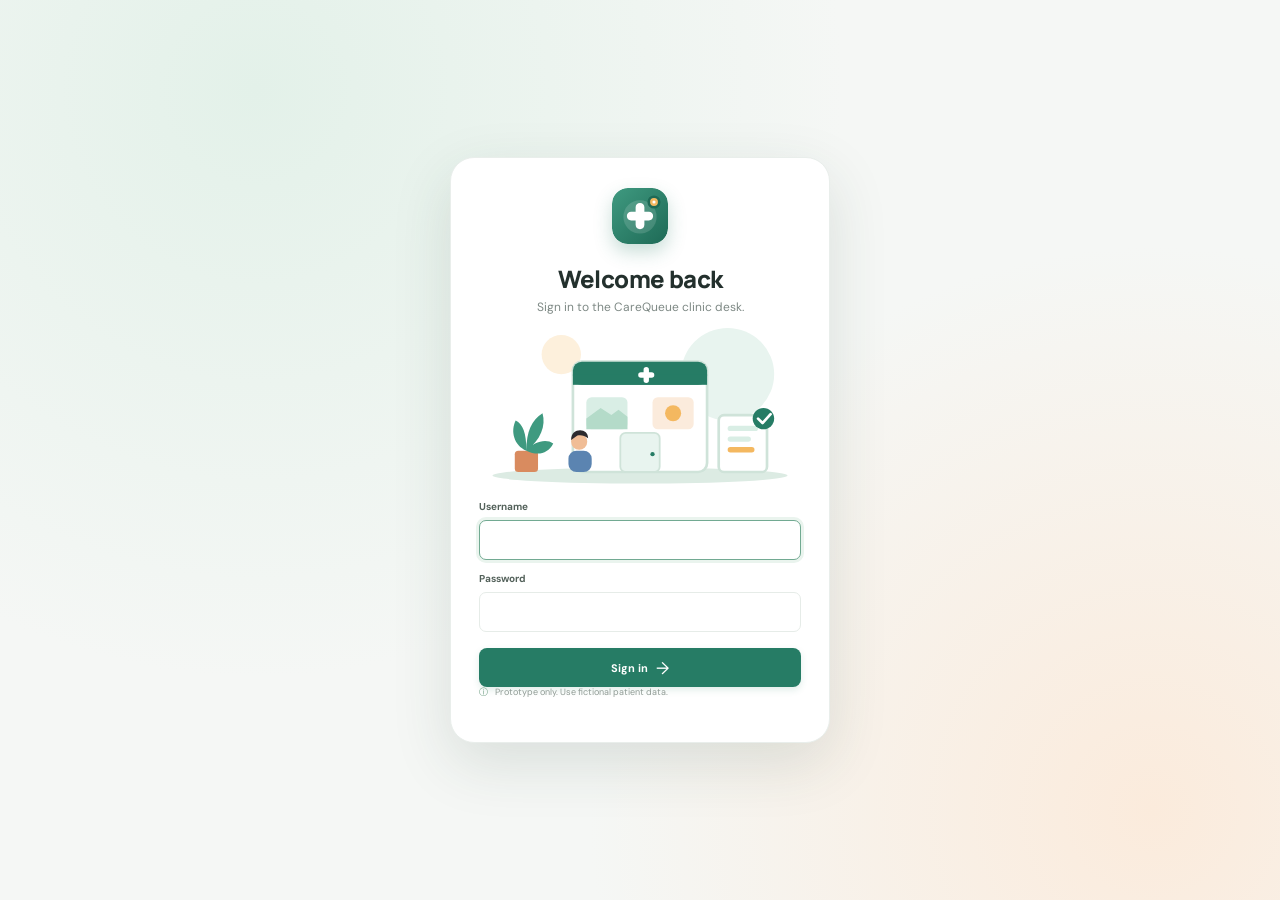
<file: static/login.html>
<!doctype html>
<html lang="en"><head><meta charset="utf-8"><meta name="viewport" content="width=device-width, initial-scale=1">
<title>Sign in · CareQueue</title>
<link rel="icon" type="image/svg+xml" href="/static/img/favicon.svg">
<link href="https://fonts.googleapis.com/css2?family=DM+Sans:wght@400;500;600;700&family=Manrope:wght@600;700;800&display=swap" rel="stylesheet">
<link rel="stylesheet" href="/static/styles.css"><link rel="stylesheet" href="/static/login.css">
<script src="/static/login.js" defer></script></head>
<body class="login-body"><main class="login-card">
<img class="login-logo" src="/static/img/logo.svg" alt="" width="56" height="56">
<h1>Welcome back</h1><p class="login-sub">Sign in to the CareQueue clinic desk.</p>
<img class="login-art" src="/static/img/hero.svg" alt="" width="300" height="158">
<form id="login-form" autocomplete="on">
<label class="field-label" for="username">Username</label><input class="form-input" id="username" name="username" autocomplete="username" required maxlength="64" autofocus>
<label class="field-label" for="password">Password</label><input class="form-input" id="password" name="password" type="password" autocomplete="current-password" required maxlength="128">
<p class="login-error hidden" id="login-error" role="alert"></p>
<button class="primary-button login-submit" id="login-submit" type="submit">Sign in <span>→</span></button></form>
<p class="form-note"><span>ⓘ</span> Prototype only. Use fictional patient data.</p></main></body></html>
</file>
<file: static/styles.css>
:root {
  color-scheme: light;
  --ink: #23302d;
  --muted: #7e8985;
  --line: #e9eeeb;
  --paper: #ffffff;
  --wash: #f5f7f5;
  --green: #267c65;
  --green-dark: #1e6a56;
  --green-pale: #e8f4ef;
  --shadow: 0 10px 35px rgba(38, 66, 55, .045);
}
* { box-sizing: border-box; }
body { margin: 0; background: var(--wash); color: var(--ink); font-family: "DM Sans", -apple-system, BlinkMacSystemFont, "Segoe UI", sans-serif; font-size: 14px; -webkit-font-smoothing: antialiased; }
button, input, select { font: inherit; }
button { cursor: pointer; }
.app-shell { min-height: 100vh; }
.sidebar { width: 246px; position: fixed; inset: 0 auto 0 0; display: flex; flex-direction: column; padding: 27px 17px 18px; background: #fff; border-right: 1px solid #edf0ee; z-index: 2; }
.brand { display: flex; align-items: center; gap: 10px; padding: 0 8px; color: inherit; text-decoration: none; }
.brand-mark { width: 36px; height: 36px; display: grid; place-items: center; border-radius: 12px; color: #fff; background: #35836d; box-shadow: 0 5px 12px #35836d33; }
.brand-mark svg { width: 23px; height: 23px; fill: none; stroke: currentColor; stroke-width: 2; stroke-linecap: round; }
.brand strong { display: block; font: 800 17px/1.15 Manrope, sans-serif; letter-spacing: -.65px; }
.brand small { display: block; margin-top: 4px; color: #97a29e; font-size: 8px; font-weight: 700; letter-spacing: 1.5px; }
.clinic-card { display: flex; align-items: center; gap: 9px; margin: 37px 0 30px; padding: 11px 9px; border: 1px solid #edf0ee; border-radius: 11px; }
.clinic-icon { display: grid; place-items: center; width: 31px; height: 31px; border-radius: 9px; color: #397d68; background: #edf5f0; font-size: 18px; }
.clinic-card b, .clinic-card small { display: block; }
.clinic-card b { font-size: 11px; font-weight: 700; }
.clinic-card small { margin-top: 3px; color: #919c98; font-size: 9px; }
.chevron { margin-left: auto; color: #9ca7a3; font-size: 16px; }
.nav-caption, .eyebrow { color: #9aa49f; font-size: 9px; font-weight: 700; letter-spacing: 1.35px; }
.nav-caption { margin: 0 10px 10px; }
.nav-list { display: grid; gap: 4px; }
.nav-item { position: relative; display: flex; align-items: center; gap: 11px; padding: 11px 12px; border-radius: 9px; color: #74807b; text-decoration: none; font-size: 12px; font-weight: 600; }
.nav-item.active { background: #edf6f1; color: #28745f; }
.nav-icon { width: 16px; text-align: center; font-size: 16px; }
.nav-dot { width: 5px; height: 5px; margin-left: auto; border-radius: 50%; background: #35836d; }
.sidebar-bottom { margin-top: auto; }
.privacy-note { display: flex; align-items: flex-start; gap: 10px; margin-bottom: 17px; padding: 12px 11px; border-radius: 9px; background: #f7f8f7; color: #668075; }
.privacy-note > span { color: #4d927b; }
.privacy-note b, .privacy-note small { display: block; }
.privacy-note b { color: #46544e; font-size: 10px; }
.privacy-note small { margin-top: 4px; color: #929c97; font-size: 9px; }
.profile { display: flex; align-items: center; gap: 9px; padding: 14px 5px 0; border-top: 1px solid #eff1ef; }
.avatar, .top-avatar { display: grid; place-items: center; border-radius: 50%; color: #fff; background: #8a9c8f; font-size: 9px; font-weight: 700; }
.avatar { width: 30px; height: 30px; }
.profile b, .profile small { display: block; }
.profile b { font-size: 10px; }
.profile small { margin-top: 3px; color: #919c98; font-size: 9px; }
.more { margin-left: auto; color: #89948f; font-size: 19px; }
.main-content { min-height: 100vh; margin-left: 246px; padding: 0 42px 20px; }
.topbar { height: 68px; display: flex; align-items: center; justify-content: space-between; border-bottom: 1px solid #e9eeeb; }
.breadcrumb { color: #8d9893; font-size: 11px; }
.breadcrumb span { margin: 0 9px; color: #c4cbc7; }
.breadcrumb b { color: #47534f; font-weight: 600; }
.top-actions { display: flex; align-items: center; gap: 19px; }
.today-chip { padding: 7px 10px; border-radius: 20px; color: #3b765f; background: #eaf4ed; font-size: 9px; font-weight: 700; }
.today-chip i, .live-note i, .queue-indicator i { display: inline-block; width: 6px; height: 6px; margin-right: 5px; border-radius: 50%; background: #56a17b; vertical-align: 1px; }
.icon-button { position: relative; border: 0; color: #78857f; background: transparent; font-size: 18px; }
.notification-dot { position: absolute; top: 1px; right: 1px; width: 5px; height: 5px; border-radius: 50%; background: #d5915a; }
.top-avatar { width: 29px; height: 29px; background: #9ba9a1; }
.page-heading { display: flex; align-items: flex-end; justify-content: space-between; gap: 20px; margin: 31px 0 23px; }
.page-heading .eyebrow { margin: 0 0 10px; }
h1, h2, p { margin-top: 0; }
h1, h2 { font-family: Manrope, "DM Sans", sans-serif; }
h1 { margin-bottom: 6px; font-size: clamp(24px, 2.5vw, 30px); line-height: 1.25; letter-spacing: -1.05px; }
.subheading { margin: 0; color: #86918c; font-size: 12px; }
.primary-button { display: inline-flex; align-items: center; justify-content: center; gap: 8px; min-height: 39px; padding: 0 15px; border: 0; border-radius: 8px; color: #fff; background: var(--green); box-shadow: 0 3px 7px #277c6524; font-size: 11px; font-weight: 700; transition: background .16s, transform .16s; }
.primary-button:hover { background: var(--green-dark); transform: translateY(-1px); }
.primary-button:disabled { opacity: .6; cursor: wait; }
.primary-button > span:first-child { font-size: 17px; font-weight: 400; }
.stat-grid { display: grid; grid-template-columns: repeat(4, minmax(0, 1fr)); gap: 14px; }
.stat-card, .panel { border: 1px solid #ebefec; border-radius: 11px; background: var(--paper); box-shadow: var(--shadow); }
.stat-card { min-height: 121px; padding: 16px 17px 13px; }
.stat-top { display: flex; align-items: center; justify-content: space-between; color: #79847f; font-size: 10px; font-weight: 600; }
.stat-icon { display: grid; place-items: center; width: 27px; height: 27px; border-radius: 8px; font-size: 14px; }
.stat-icon.mint { color: #488d75; background: #eaf5ef; }
.stat-icon.amber { color: #be8b40; background: #fbf3e5; }
.stat-icon.blue { color: #6389b3; background: #edf3f9; }
.stat-icon.green { color: #53916e; background: #edf5ee; }
.stat-value { margin-top: 9px; font: 700 25px/1 Manrope, sans-serif; letter-spacing: -.8px; }
.stat-foot { display: flex; align-items: center; gap: 5px; margin-top: 9px; color: #99a29e; font-size: 9px; }
.status-pip { width: 6px; height: 6px; border-radius: 50%; }
.amber-pip { background: #d3a351; }.blue-pip { background: #78a0c4; }.green-pip { background: #6da77f; }
.content-grid { display: grid; grid-template-columns: minmax(0, 1.8fr) minmax(255px, .86fr); gap: 15px; margin-top: 17px; align-items: start; }
.panel { overflow: hidden; }
.panel-heading { display: flex; align-items: flex-start; justify-content: space-between; padding: 18px 18px 14px; }
.panel-heading h2 { margin: 0 0 5px; font-size: 14px; letter-spacing: -.25px; }
.panel-heading p { margin: 0; color: #929c97; font-size: 10px; }
.text-button { padding: 3px 0; border: 0; color: #42836e; background: transparent; font-size: 10px; font-weight: 700; }
.text-button span { margin-left: 4px; font-size: 14px; }
.table-toolbar { display: flex; align-items: center; justify-content: space-between; gap: 12px; padding: 0 18px 13px; border-bottom: 1px solid #eff2f0; }
.tabs { display: flex; align-items: center; gap: 15px; min-width: 0; }
.tab { position: relative; flex: 0 0 auto; padding: 7px 0; border: 0; color: #8b9691; background: transparent; font-size: 9px; font-weight: 600; }
.tab.active { color: #28765f; }
.tab.active::after { position: absolute; right: 0; bottom: -14px; left: 0; height: 2px; background: #3b8a70; content: ""; }
.tab span { margin-left: 3px; padding: 2px 5px; border-radius: 8px; color: #527e6d; background: #edf5f0; font-size: 8px; }
.search-box { display: flex; align-items: center; gap: 6px; min-width: 115px; padding: 6px 8px; border: 1px solid #edf0ee; border-radius: 7px; color: #a0aaa5; }
.search-box > span { font-size: 17px; line-height: 12px; }
.search-box input { width: 100%; min-width: 70px; border: 0; outline: 0; color: #43514b; background: transparent; font-size: 9px; }
.search-box input::placeholder { color: #a5aeaa; }
.table-wrap { min-height: 235px; overflow-x: auto; }
table { width: 100%; border-collapse: collapse; text-align: left; }
th { padding: 12px 10px; color: #9ba5a0; font-size: 8px; font-weight: 700; letter-spacing: .55px; white-space: nowrap; }
th:first-child, td:first-child { padding-left: 18px; }
th:last-child, td:last-child { padding-right: 14px; }
td { padding: 10px; border-top: 1px solid #f0f2f0; color: #58645f; font-size: 10px; white-space: nowrap; }
.patient-cell { display: flex; align-items: center; gap: 8px; }
.patient-avatar { display: grid; flex: 0 0 auto; place-items: center; width: 29px; height: 29px; border-radius: 9px; color: #547d6c; background: #eaf2ec; font-size: 8px; font-weight: 700; }
.avatar-1 { color: #9b7256; background: #f5ece4; }.avatar-2 { color: #647e9b; background: #edf1f6; }.avatar-3 { color: #8b7092; background: #f3edf4; }.avatar-4 { color: #8d8153; background: #f4f0df; }
.patient-cell b, .patient-cell small { display: block; }
.patient-cell b { color: #394740; font-size: 10px; font-weight: 700; }
.patient-cell small { margin-top: 3px; color: #a2aba6; font-size: 8px; }
.time-cell { color: #5b6962; font-weight: 600; }
.visit-type { color: #87928c; font-size: 9px; }
.status-badge { display: inline-flex; align-items: center; gap: 5px; padding: 5px 7px; border-radius: 12px; font-size: 8px; font-weight: 600; }
.status-badge i { width: 5px; height: 5px; border-radius: 50%; background: currentColor; }
.status-waiting { color: #a87b39; background: #fbf4e8; }.status-in-consultation { color: #6487ac; background: #eef3f8; }.status-completed { color: #558966; background: #edf5ee; }.status-cancelled { color: #a36d6d; background: #f8eded; }
.status-select { max-width: 94px; padding: 5px 7px; border: 0; border-radius: 12px; outline: none; font-size: 8px; font-weight: 600; cursor: pointer; }
.row-actions { display: flex; align-items: center; gap: 4px; }
.row-action { display: grid; place-items: center; width: 25px; height: 25px; border: 1px solid transparent; border-radius: 6px; color: #74827a; background: transparent; font-size: 14px; }
.row-action:hover { border-color: #e6eee8; color: #28765f; background: #f1f7f3; }
.delete-action { color: #a17b75; font-size: 19px; }
.delete-action:hover { border-color: #f0dddd; color: #a54646; background: #fcf0ef; }
.table-footer { display: flex; align-items: center; justify-content: space-between; padding: 11px 18px; border-top: 1px solid #eff2f0; color: #a0aaa5; font-size: 8px; }
.live-note { color: #819087; }.live-note i { width: 5px; height: 5px; }
.queue-count { display: grid; place-items: center; min-width: 24px; height: 24px; border-radius: 8px; color: #34775f; background: #eaf4ee; font-size: 10px; font-weight: 700; }
.queue-list { padding: 0 16px; }
.queue-person { display: flex; align-items: center; gap: 8px; min-height: 58px; border-top: 1px solid #f0f2f0; }
.queue-position { width: 15px; color: #a0aaa5; font: 600 9px Manrope, sans-serif; }
.queue-person-info { min-width: 0; flex: 1; }
.queue-person-info b, .queue-person-info small { display: block; overflow: hidden; text-overflow: ellipsis; white-space: nowrap; }
.queue-person-info b { color: #45534c; font-size: 9px; }
.queue-person-info small { margin-top: 4px; color: #9ba59f; font-size: 8px; }
.queue-time { color: #87928c; font-size: 8px; }
.queue-footer { display: flex; align-items: center; justify-content: space-between; margin-top: 2px; padding: 12px 17px; border-top: 1px solid #eff2f0; color: #a0aaa5; font-size: 10px; }
.queue-indicator { color: #84918a; font-size: 8px; }.queue-indicator i { width: 5px; height: 5px; }
.queue-empty, .empty-state { display: flex; flex-direction: column; align-items: center; justify-content: center; color: #98a29d; text-align: center; }
.queue-empty { min-height: 190px; }.queue-empty > div, .empty-state > span { margin-bottom: 7px; color: #8eb49c; font-size: 23px; }
.queue-empty b, .empty-state b { color: #607068; font-size: 10px; }.queue-empty p, .empty-state p { margin: 5px 0 0; font-size: 9px; }
.empty-state { min-height: 220px; }.hidden { display: none !important; }
.app-footer { display: flex; align-items: center; justify-content: space-between; padding: 17px 3px 0; color: #9ca6a1; font-size: 9px; }
.footer-divider { margin: 0 5px; color: #c0c8c3; }.health-led { display: inline-block; width: 6px; height: 6px; margin-right: 4px; border-radius: 50%; background: #d4a45b; vertical-align: 1px; }.health-led.online { background: #61a67b; }.health-led.offline { background: #c56c65; }
.modal-backdrop { position: fixed; inset: 0; z-index: 5; display: grid; place-items: center; padding: 18px; background: #17241f70; backdrop-filter: blur(3px); }
.modal { width: min(100%, 480px); padding: 25px; border: 1px solid #e6ece8; border-radius: 15px; background: #fff; box-shadow: 0 25px 80px #17241f35; animation: rise .18s ease-out; }
@keyframes rise { from { opacity: 0; transform: translateY(8px); } to { opacity: 1; transform: translateY(0); } }
.modal-head { display: flex; justify-content: space-between; margin-bottom: 22px; }
.modal-head .eyebrow { margin-bottom: 7px; }.modal-head h2 { margin: 0 0 5px; font-size: 20px; letter-spacing: -.5px; }.modal-head p:last-child { margin: 0; color: #89958f; font-size: 11px; }
.close-button { align-self: flex-start; width: 30px; height: 30px; border: 1px solid #edf0ee; border-radius: 8px; color: #86928c; background: #fff; font-size: 20px; line-height: 1; }
.field-label { display: block; margin: 0 0 7px; color: #53615a; font-size: 10px; font-weight: 700; }.field-label span { margin-left: 5px; color: #a1aaa5; font-size: 8px; font-weight: 400; }
.form-input { width: 100%; height: 40px; margin-bottom: 17px; padding: 0 11px; border: 1px solid #e6ece8; border-radius: 7px; outline: none; color: #4e5c55; background: #fff; font-size: 10px; }
.form-input:focus { border-color: #72aa92; box-shadow: 0 0 0 3px #eaf4ee; }
.form-row { display: grid; grid-template-columns: 1fr 1fr; gap: 12px; }.form-row > div { min-width: 0; }
.form-note { display: flex; gap: 7px; margin: -1px 0 21px; color: #909b95; font-size: 9px; }.form-note span { color: #6c9c80; }
.modal-actions { display: flex; justify-content: flex-end; gap: 8px; padding-top: 15px; border-top: 1px solid #eef1ef; }
.secondary-button { min-height: 38px; padding: 0 14px; border: 1px solid #e5eae7; border-radius: 8px; color: #68756e; background: #fff; font-size: 10px; font-weight: 600; }
.modal-actions .primary-button { min-height: 38px; }
.toast { position: fixed; right: 23px; bottom: 22px; z-index: 10; max-width: min(360px, calc(100vw - 36px)); padding: 12px 16px; border: 1px solid #dcebe1; border-radius: 9px; color: #376d56; background: #f5fbf6; box-shadow: 0 8px 25px #203a2a18; font-size: 11px; opacity: 0; transform: translateY(7px); pointer-events: none; transition: opacity .2s, transform .2s; }.toast.visible { opacity: 1; transform: translateY(0); }.toast.error { border-color: #f0dada; color: #985959; background: #fff7f6; }
.reliability-section { margin-top: 29px; scroll-margin-top: 18px; }
.reliability-heading { display: flex; align-items: flex-end; justify-content: space-between; gap: 20px; margin: 0 0 15px; }
.reliability-heading .eyebrow { margin: 0 0 7px; }
.reliability-heading h2 { margin: 0 0 5px; font-size: 19px; letter-spacing: -.55px; }
.reliability-heading p:not(.eyebrow) { margin: 0; color: #89958f; font-size: 10px; }
.monitor-source { display: flex; align-items: center; gap: 8px; padding: 8px 11px; border: 1px solid #e7eee9; border-radius: 8px; background: #fff; }
.source-led { width: 7px; height: 7px; border-radius: 50%; background: #55a376; box-shadow: 0 0 0 3px #eaf4ed; }
.monitor-source b, .monitor-source small { display: block; }
.monitor-source b { color: #52615a; font-size: 9px; }
.monitor-source small { margin-top: 3px; color: #9aa49f; font-size: 8px; }
.reliability-metrics { display: grid; grid-template-columns: repeat(3, minmax(0, 1fr)); gap: 13px; }
.reliability-card { min-height: 145px; padding: 15px 16px 12px; border: 1px solid #e9eeeb; border-radius: 10px; background: #fff; box-shadow: var(--shadow); }
.reliability-card-top { display: flex; align-items: center; justify-content: space-between; color: #7d8883; font-size: 9px; font-weight: 600; }
.reliability-symbol { display: grid; place-items: center; width: 25px; height: 25px; border-radius: 7px; font-size: 14px; }
.reliability-symbol.mint { color: #46896f; background: #eaf5ef; }.reliability-symbol.blue { color: #6389b3; background: #edf3f9; }.reliability-symbol.amber { color: #bd8a3b; background: #fbf3e5; }
.reliability-value { display: flex; align-items: baseline; gap: 5px; margin-top: 10px; color: #2e3c35; font: 700 25px/1.15 Manrope, sans-serif; letter-spacing: -.6px; }
.reliability-value small { color: #829088; font: 500 10px "DM Sans", sans-serif; letter-spacing: 0; }
.target-line { display: flex; align-items: center; justify-content: space-between; gap: 8px; margin-top: 9px; color: #96a09b; font-size: 8px; }
.target-line b { color: #65736b; font-weight: 700; }
.metric-status { padding: 3px 6px; border-radius: 8px; font-size: 8px; font-weight: 700; white-space: nowrap; }
.metric-status.good { color: #49835d; background: #edf6ef; }.metric-status.bad { color: #a44f4f; background: #faeded; }.metric-status.neutral { color: #8a9690; background: #f2f4f2; }
.progress-track { height: 4px; margin-top: 9px; overflow: hidden; border-radius: 4px; background: #eef2ef; }.progress-fill { height: 100%; width: 0; border-radius: inherit; background: linear-gradient(90deg, #5ca783, #82bd8c); transition: width .25s; }
.metric-caption { margin: 8px 0 0; color: #9ba59f; font-size: 8px; }
.reliability-lower-grid { display: grid; grid-template-columns: minmax(0, 1.2fr) minmax(290px, .8fr); gap: 13px; margin-top: 13px; }
.run-panel, .incidents-panel { min-height: 206px; }
.run-panel .panel-heading, .incidents-panel .panel-heading { align-items: center; padding: 15px 16px 12px; }
.run-badge { padding: 5px 8px; border-radius: 10px; color: #7f8c85; background: #f1f4f2; font-size: 8px; font-weight: 700; white-space: nowrap; }.run-badge.on-target { color: #49835d; background: #edf6ef; }
.run-details { display: grid; grid-template-columns: repeat(3, minmax(0, 1fr)); gap: 8px; margin: 0 16px; padding: 11px 0; border-top: 1px solid #eff2f0; border-bottom: 1px solid #eff2f0; }
.run-detail span, .run-detail b { display: block; }.run-detail span { color: #9aa49f; font-size: 8px; }.run-detail b { margin-top: 5px; color: #526058; font-size: 10px; }.run-detail b small { color: #829188; font-size: 8px; font-weight: 500; }
.run-empty { display: flex; align-items: center; gap: 10px; padding: 13px 16px 10px; }.empty-symbol { display: grid; flex: 0 0 auto; place-items: center; width: 32px; height: 32px; border-radius: 10px; color: #549273; background: #edf6f0; font-size: 20px; }.run-empty b { color: #536158; font-size: 9px; }.run-empty p { margin: 4px 0 0; color: #98a29d; font-size: 8px; line-height: 1.5; }
.copy-command { flex: 0 0 auto; margin-left: auto; padding: 7px 8px; border: 1px solid #e5ece7; border-radius: 6px; color: #4a8069; background: #fff; font-size: 8px; font-weight: 700; }.copy-command:hover { background: #f4f8f5; }.copy-command span { margin-left: 3px; }
.monitor-command { margin: 0 16px 12px; padding: 7px 9px; border-radius: 6px; color: #537665; background: #f3f7f4; font-family: ui-monospace, SFMono-Regular, Menlo, monospace; font-size: 8px; overflow-wrap: anywhere; }
.incident-total { display: grid; place-items: center; width: 23px; height: 23px; border-radius: 7px; color: #76857d; background: #f1f4f2; font-size: 9px; font-weight: 700; }
.incident-list { padding: 0 15px 8px; }
.incident-empty { display: flex; min-height: 122px; flex-direction: column; align-items: center; justify-content: center; text-align: center; }.incident-empty > span { margin-bottom: 6px; color: #89b394; font-size: 18px; }.incident-empty b { color: #66736c; font-size: 9px; }.incident-empty p { margin: 4px 0 0; color: #9ba59f; font-size: 8px; }
.incident-item { display: flex; align-items: center; gap: 8px; min-height: 49px; border-top: 1px solid #f0f2f0; }.incident-mark { display: grid; flex: 0 0 auto; place-items: center; width: 22px; height: 22px; border-radius: 7px; font-size: 10px; font-weight: 700; }.incident-mark.recovered { color: #4f8a61; background: #edf6ef; }.incident-mark.open { color: #a35b51; background: #faefed; }.incident-copy { min-width: 0; flex: 1; }.incident-copy b, .incident-copy small { display: block; overflow: hidden; text-overflow: ellipsis; white-space: nowrap; }.incident-copy b { color: #5b6961; font-size: 8px; }.incident-copy small { margin-top: 4px; color: #9ba59f; font-size: 7px; }.incident-duration { color: #718078; font-size: 8px; font-weight: 700; }
.reliability-footnote { display: flex; gap: 6px; margin: 10px 2px 0; color: #96a19b; font-size: 8px; }.reliability-footnote span { color: #77a184; }
@media (min-width: 1500px) { .main-content { padding-right: 6vw; padding-left: 6vw; } }
@media (max-width: 1100px) { .main-content { padding-right: 24px; padding-left: 24px; }.content-grid { grid-template-columns: minmax(0, 1.6fr) minmax(230px, .85fr); }.tabs { gap: 10px; }.table-toolbar { align-items: flex-start; flex-direction: column-reverse; }.search-box { width: 100%; }.reliability-lower-grid { grid-template-columns: 1fr; } }
@media (max-width: 850px) { .sidebar { width: 70px; align-items: center; padding: 20px 9px 14px; }.brand { padding: 0; }.brand > span:last-child, .clinic-card, .nav-caption, .nav-item:not(.active), .nav-item.active { font-size: 0; }.brand-mark { flex: 0 0 auto; }.nav-list { margin-top: 35px; }.nav-item { justify-content: center; width: 47px; height: 44px; padding: 0; }.nav-icon { font-size: 18px; }.nav-dot { position: absolute; top: 8px; right: 8px; width: 5px; }.privacy-note { justify-content: center; padding: 10px; }.privacy-note div, .profile > div:not(.avatar), .profile .more { display: none; }.profile { justify-content: center; }.main-content { margin-left: 70px; }.content-grid { grid-template-columns: 1fr; }.queue-panel { display: grid; grid-template-columns: 1fr; }.queue-list { display: grid; grid-template-columns: repeat(2, minmax(0, 1fr)); column-gap: 14px; }.queue-footer { grid-column: 1 / -1; }.reliability-metrics { grid-template-columns: 1fr; }.reliability-card { min-height: 125px; } }
@media (max-width: 600px) { .main-content { padding: 0 14px 17px; }.topbar { height: 57px; }.top-actions { gap: 12px; }.today-chip { font-size: 8px; }.page-heading { align-items: flex-start; flex-direction: column; margin: 24px 0 17px; }.page-heading .primary-button { width: 100%; }.stat-grid { grid-template-columns: repeat(2, minmax(0, 1fr)); gap: 9px; }.stat-card { min-height: 108px; padding: 13px; }.stat-top { font-size: 9px; }.stat-value { font-size: 23px; }.content-grid { margin-top: 12px; gap: 12px; }.panel-heading { padding: 15px 13px 12px; }.table-toolbar { padding: 0 13px 11px; }.tabs { width: 100%; justify-content: space-between; gap: 7px; }.tab { font-size: 8px; }.tab.active::after { bottom: -12px; }.table-wrap { min-height: 180px; } th { padding: 10px 8px; }td { padding: 9px 8px; }.patient-cell { gap: 6px; }.patient-avatar { width: 26px; height: 26px; }.patient-cell b { font-size: 9px; }.patient-cell small { font-size: 7px; }.queue-list { padding: 0 12px; }.queue-person { gap: 6px; }.form-row { grid-template-columns: 1fr; gap: 0; }.modal { padding: 20px; }.app-footer { padding: 14px 1px 0; font-size: 8px; }.reliability-heading { align-items: flex-start; flex-direction: column; }.monitor-source { width: 100%; }.run-empty { align-items: flex-start; flex-wrap: wrap; }.copy-command { margin-left: 42px; }.reliability-value { font-size: 23px; } }

/* ---- Illustrated visuals ---- */
.brand-mark { background: none; box-shadow: 0 6px 14px #267c6535; overflow: hidden; }
.brand-mark img { width: 36px; height: 36px; display: block; }
img.avatar, img.top-avatar { object-fit: cover; background: #d9eee5; box-shadow: 0 0 0 2px #fff, 0 3px 10px #267c6533; border-radius: 50%; }
img.avatar { width: 34px; height: 34px; }
img.top-avatar { width: 32px; height: 32px; }
img.patient-avatar { width: 34px; height: 34px; padding: 0; border-radius: 11px; object-fit: cover; box-shadow: 0 2px 6px #23302d14; }
.page-heading { position: relative; padding: 18px 24px; border-radius: 20px; background: linear-gradient(120deg, #eef7f2 0%, #f8fbf9 60%, #fff 100%); border: 1px solid var(--line); overflow: hidden; align-items: center; }
.page-heading > div { position: relative; z-index: 1; }
.hero-art { position: absolute; right: 150px; bottom: -6px; width: 300px; height: auto; pointer-events: none; }
.page-heading .primary-button { position: relative; z-index: 1; }
.empty-state img, .queue-empty img { width: 120px; height: auto; margin-bottom: 4px; }
@media (max-width: 1100px) { .hero-art { opacity: .35; right: 120px; } }
@media (max-width: 600px) { .hero-art { display: none; } .page-heading { padding: 16px; } }


.logout-button{border:0;background:none;color:#8a9a93;font-size:15px;cursor:pointer;padding:4px;border-radius:8px}.logout-button:hover{background:#eef3f0;color:#267c65}

/* ---- Operations ---- */
.ops-heading{margin:34px 0 14px}.ops-heading h2{margin:2px 0 4px;font:800 20px Manrope,sans-serif}.ops-heading p:last-child{margin:0;color:var(--muted);font-size:11px}
.ops-grid{display:grid;grid-template-columns:repeat(3,minmax(0,1fr));gap:16px;margin-bottom:18px}.ops-card{padding-bottom:16px}.ops-wide{grid-column:1/-1}
.kv-list{margin:0;padding:0 22px}.kv-list div{display:flex;justify-content:space-between;gap:12px;padding:8px 0;border-bottom:1px solid #f0f3f1;font-size:11px}.kv-list dt{color:var(--muted)}.kv-list dd{margin:0;font-weight:700;text-align:right;word-break:break-all}
.perf-grid{display:grid;grid-template-columns:1fr 1fr;gap:10px;padding:0 22px}.perf-item{padding:12px;border-radius:12px;background:var(--wash)}.perf-item small{display:block;color:var(--muted);font-size:9px;font-weight:700;letter-spacing:.6px;text-transform:uppercase}.perf-item b{display:block;margin-top:5px;font:800 17px Manrope,sans-serif}
.objectives{display:flex;gap:8px;padding:0 22px}.objectives span{flex:1;padding:10px;border-radius:12px;background:var(--green-pale)}.objectives small{display:block;color:#5d7f72;font-size:8px;font-weight:700}.objectives b{font:800 15px Manrope,sans-serif}
.ops-note{margin:12px 22px;color:var(--muted);font-size:10px;line-height:1.5}.danger-button{margin:0 22px;padding:10px 14px;border:0;border-radius:12px;color:#fff;background:#c2554d;font:700 11px inherit;font-family:inherit;cursor:pointer}.danger-button:hover{background:#a8443d}.danger-button:disabled{opacity:.5;cursor:not-allowed}
.activity-list{padding:0 22px}.activity-item{display:grid;grid-template-columns:62px 52px minmax(0,1fr) 40px minmax(0,190px);gap:10px;align-items:center;padding:8px 0;border-bottom:1px solid #f0f3f1;font-size:10px}.act-time{color:var(--muted);font-variant-numeric:tabular-nums}.act-method{font-weight:800}.act-path{overflow:hidden;text-overflow:ellipsis;white-space:nowrap}.act-status{font-weight:800}.act-status.ok{color:#267c65}.act-status.err{color:#c2554d}.act-user{color:var(--muted);text-align:right;overflow:hidden;text-overflow:ellipsis;white-space:nowrap}
@media(max-width:1100px){.ops-grid{grid-template-columns:1fr 1fr}}@media(max-width:700px){.ops-grid{grid-template-columns:1fr}.activity-item{grid-template-columns:56px 44px minmax(0,1fr) 36px}.act-user{display:none}}

/* ---- Collapsible admin panel ---- */
.admin-panel{margin-top:22px}
.admin-panel>summary{display:flex;align-items:center;gap:14px;padding:16px 20px;border:1px solid var(--line);border-radius:18px;background:var(--paper);box-shadow:var(--shadow);cursor:pointer;list-style:none;user-select:none}
.admin-panel>summary::-webkit-details-marker{display:none}
.admin-panel>summary:hover{border-color:#cfe3d9}.admin-panel>summary:focus-visible{outline:2px solid #267c65;outline-offset:2px}
.admin-icon{display:grid;place-items:center;width:38px;height:38px;border-radius:12px;color:#267c65;background:var(--green-pale);font-size:18px}
.admin-title{flex:1;min-width:0}.admin-title b{display:block;font:800 15px Manrope,sans-serif}.admin-title small{display:block;margin-top:3px;color:var(--muted);font-size:11px}
.admin-chevron{color:#8a9a93;font-size:18px;transition:transform .2s}.admin-panel[open]>summary .admin-chevron{transform:rotate(180deg)}
.admin-panel[open]>summary{margin-bottom:6px}.admin-panel .reliability-section{margin-top:12px}
@media(max-width:600px){.admin-title small{display:none}}
</file>
<file: static/login.css>
.login-body{min-height:100vh;display:grid;place-items:center;padding:20px;background:radial-gradient(circle at 20% 10%,#e3f1e9,transparent 45%),radial-gradient(circle at 90% 90%,#fbebdc,transparent 40%),#f5f7f5}
.login-card{width:100%;max-width:380px;padding:30px 28px 22px;border-radius:24px;background:#fff;border:1px solid var(--line);box-shadow:0 20px 60px #26423722;text-align:center}
.login-logo{border-radius:16px;box-shadow:0 8px 18px #267c6540}.login-card h1{margin:14px 0 4px;font:800 24px Manrope,sans-serif;letter-spacing:-.6px}
.login-sub{margin:0 0 4px;color:var(--muted);font-size:12px}.login-art{width:100%;height:auto;margin:0 0 8px}
.login-card form{text-align:left}.login-card .form-input{margin-bottom:12px}.login-submit{width:100%;justify-content:center;margin-top:4px}
.login-error{margin:0 0 10px;padding:9px 11px;border-radius:10px;color:#a14646;background:#f9ecec;font-size:11px}
</file>
